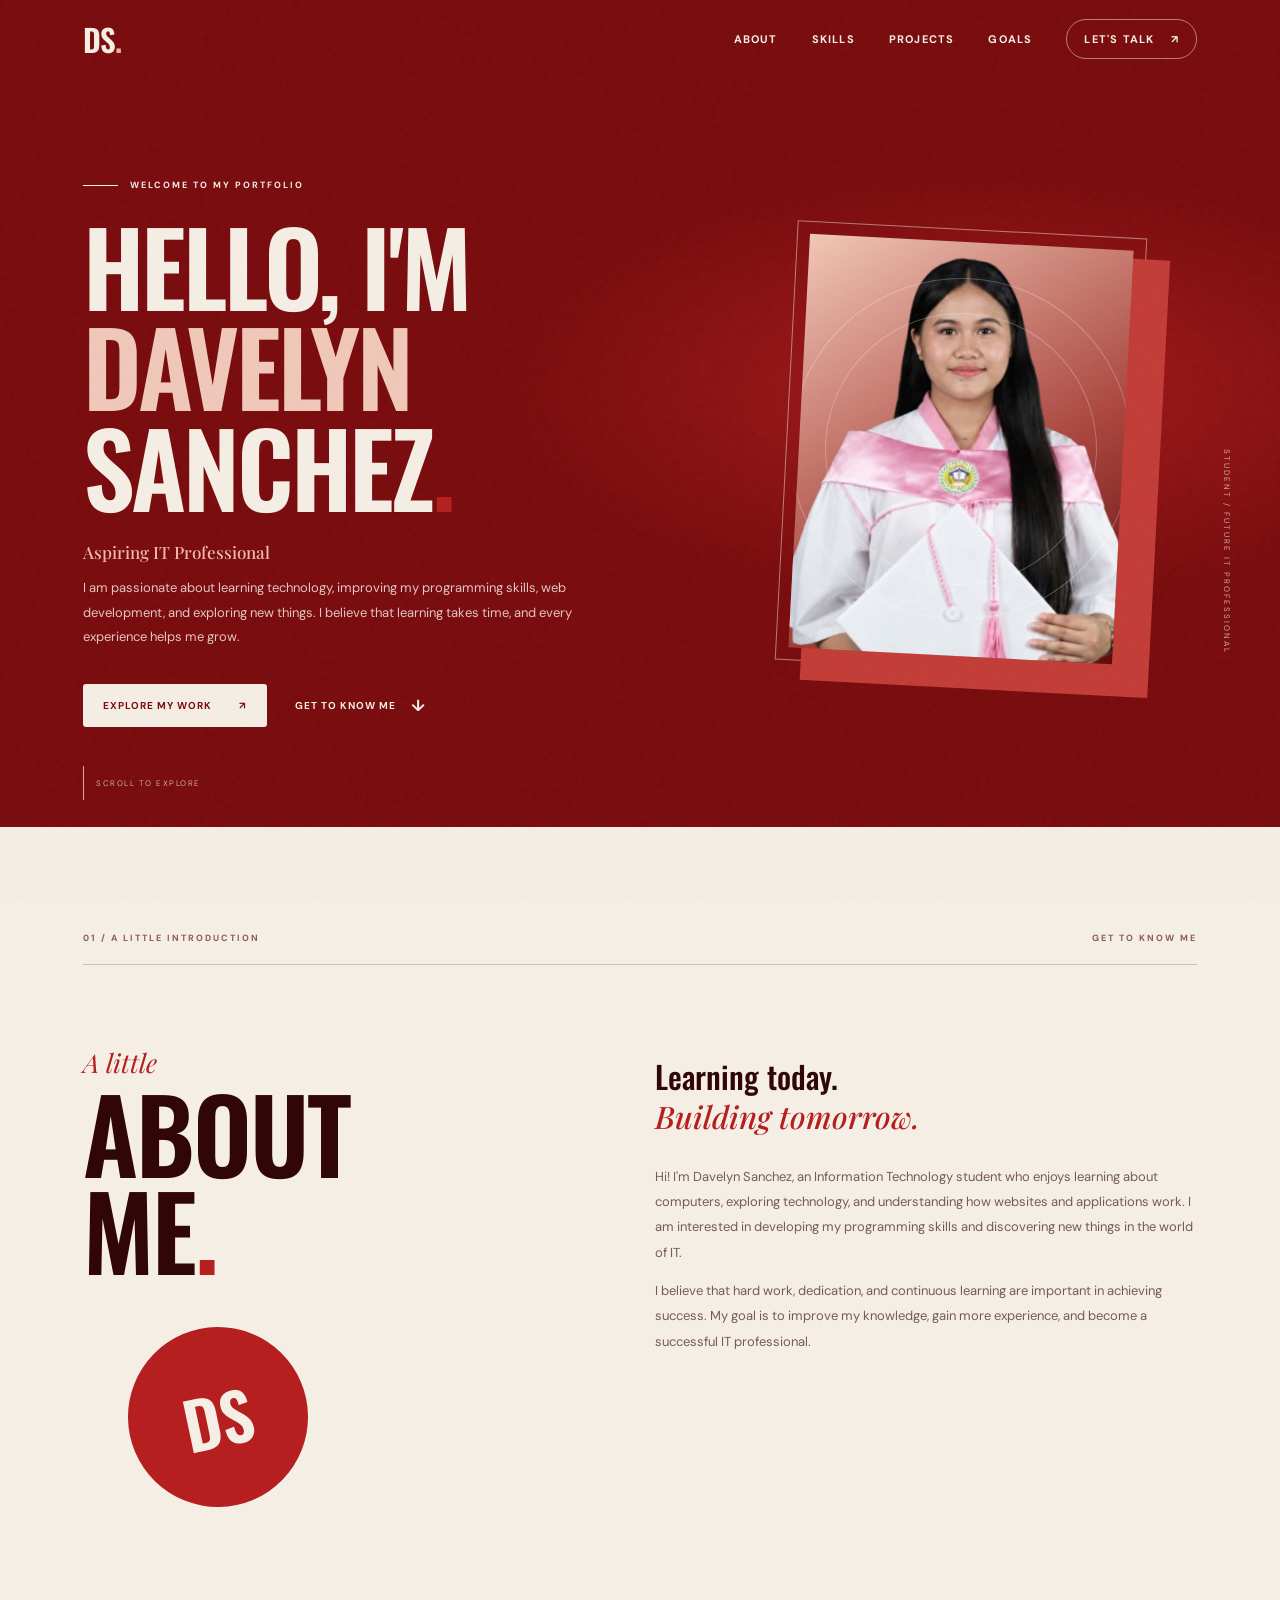
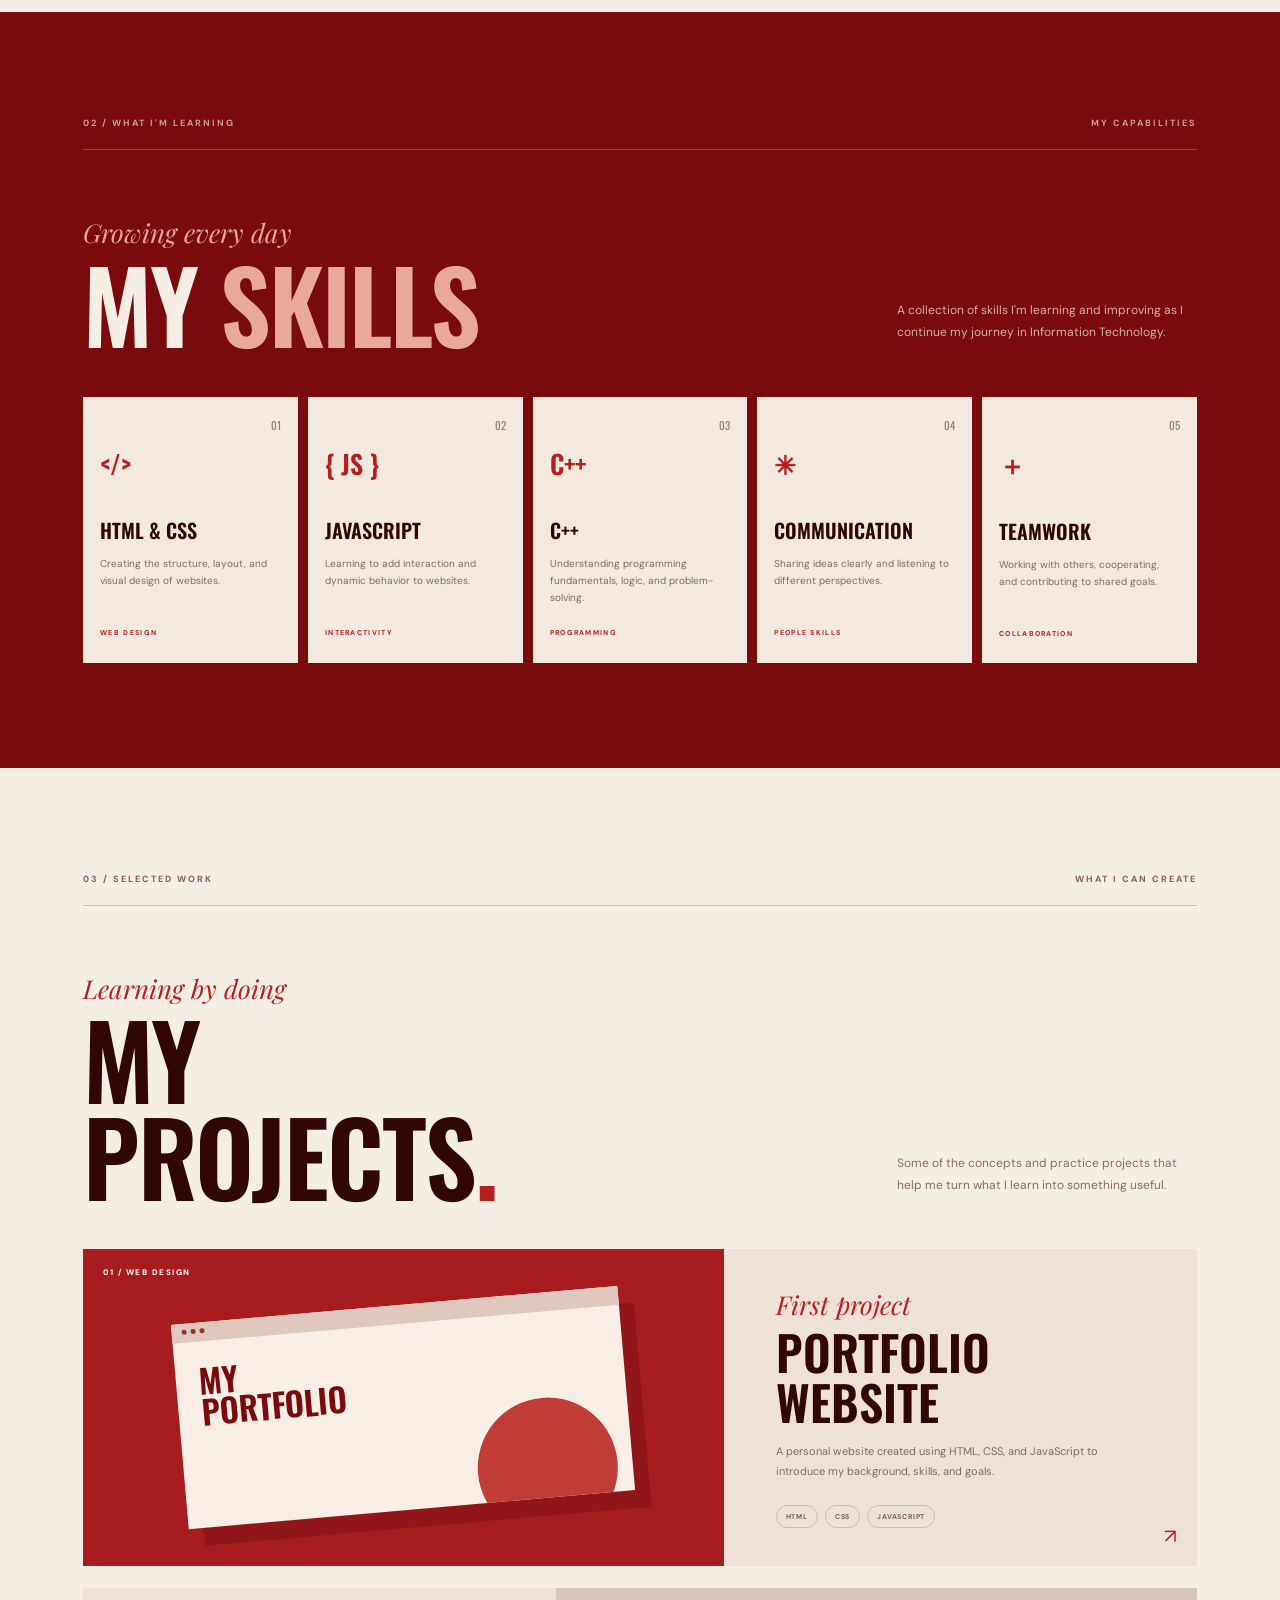
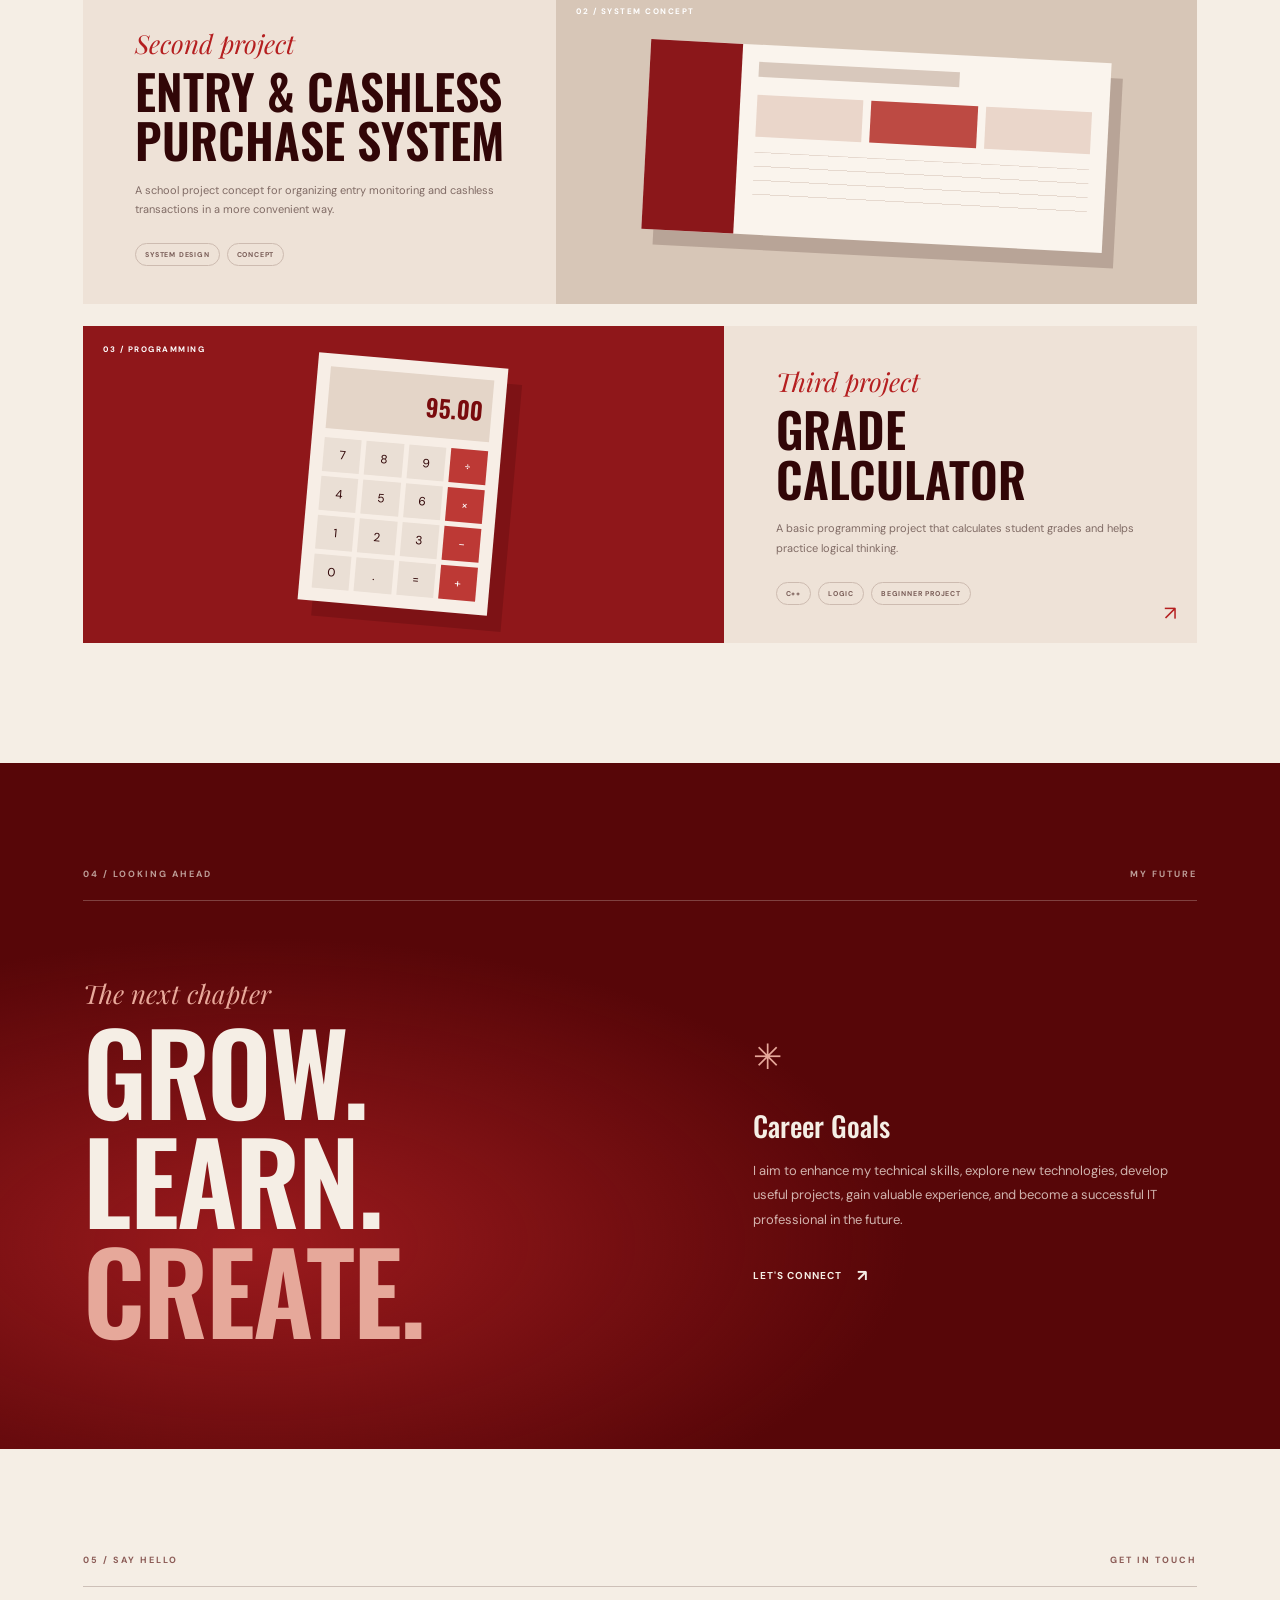
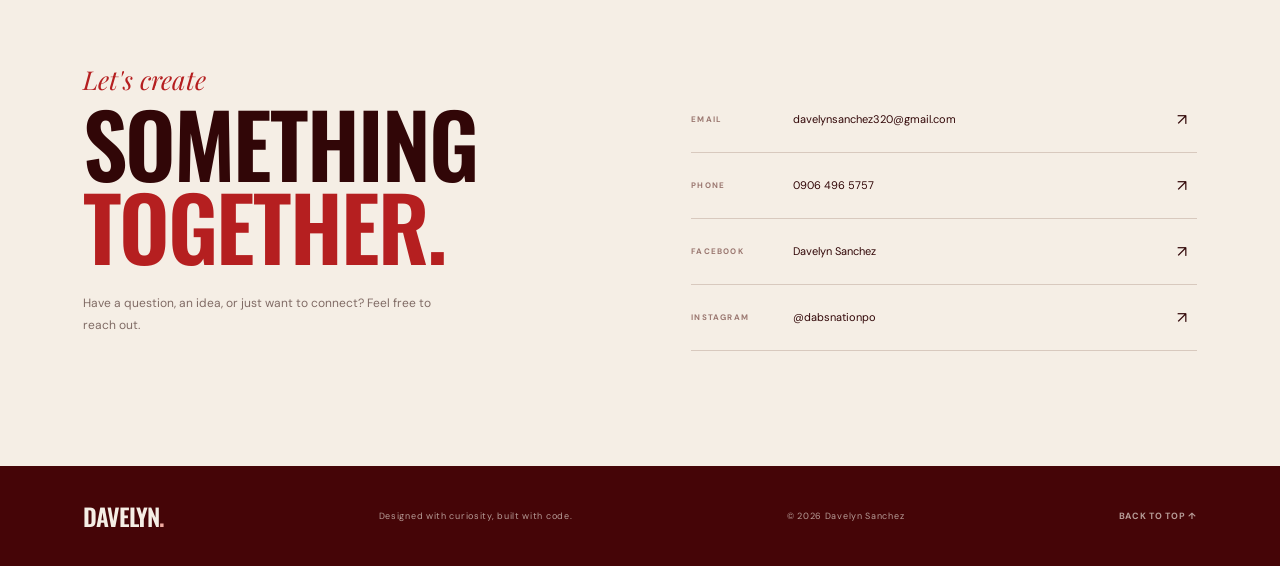
<file: index.html>
<!DOCTYPE html>
<html lang="en">
<head>
    <meta charset="UTF-8">
    <meta name="viewport" content="width=device-width, initial-scale=1.0">
    <meta name="description" content="Davelyn Sanchez — aspiring IT professional and student portfolio.">
    <title>Davelyn Sanchez | Portfolio</title>
    <link rel="preconnect" href="https://fonts.googleapis.com">
    <link rel="preconnect" href="https://fonts.gstatic.com" crossorigin>
    <link href="https://fonts.googleapis.com/css2?family=DM+Sans:wght@400;500;600;700&family=Oswald:wght@400;500;600;700&family=Playfair+Display:ital,wght@1,500;1,600&display=swap" rel="stylesheet">
    <link rel="icon" type="image/png" href="./pic.png">
    <link rel="stylesheet" href="style.css">
    <script src="script.js" defer></script>
</head>
<body>
    <div class="page-noise" aria-hidden="true"></div>

    <header class="site-header">
        <a class="brand" href="#home" aria-label="Davelyn Sanchez home">DS<span>.</span></a>
        <button class="menu-toggle" aria-label="Open navigation" aria-expanded="false">
            <span></span><span></span>
        </button>
        <nav class="nav-links" aria-label="Main navigation">
            <a href="#about">About</a>
            <a href="#skills">Skills</a>
            <a href="#projects">Projects</a>
            <a href="#goals">Goals</a>
            <a class="nav-contact" href="#contact">Let's Talk <span>↗</span></a>
        </nav>
    </header>

    <main>
        <section class="hero section-shell" id="home">
            <div class="hero-copy reveal">
                <p class="eyebrow light-eyebrow"><span class="eyebrow-line"></span> Welcome to my portfolio</p>
                <h1>Hello, I'm<br><span>Davelyn</span> Sanchez<span class="period">.</span></h1>
                <p class="hero-role">Aspiring IT Professional</p>
                <p class="hero-description">I am passionate about learning technology, improving my programming skills, web development, and exploring new things. I believe that learning takes time, and every experience helps me grow.</p>
                <div class="hero-actions">
                    <a class="button button-cream" href="#projects">Explore my work <span>↗</span></a>
                    <a class="text-link light-link" href="#about">Get to know me <span>↓</span></a>
                </div>
            </div>

            <div class="hero-art reveal">
                <div class="portrait-frame">
                    <div class="portrait-glow"></div>
                <div class="portrait-placeholder">
                    <img src="./pic.png"
                    alt="Portrait of Davelyn Sanchez"
                    class="profile-photo">
                </div>
                </div>
                <span class="hero-side-note">STUDENT / FUTURE IT PROFESSIONAL</span>

            </div>
            <a class="scroll-cue" href="#about"><span></span> Scroll to explore</a>
        </section>

        <section class="about section-shell section-light" id="about">
            <div class="section-topline reveal"><span>01 / A LITTLE INTRODUCTION</span><span>GET TO KNOW ME</span></div>
            <div class="about-grid">
                <div class="about-heading reveal">
                    <p class="script-label">A little</p>
                    <h2>ABOUT<br>ME<span>.</span></h2>
                    <div class="about-shape">DS</div>
                </div>
                <div class="about-copy reveal">
                    <p class="large-copy">Learning today.<br><em>Building tomorrow.</em></p>
                    <p>Hi! I'm Davelyn Sanchez, an Information Technology student who enjoys learning about computers, exploring technology, and understanding how websites and applications work. I am interested in developing my programming skills and discovering new things in the world of IT.</p>
                    <p>I believe that hard work, dedication, and continuous learning are important in achieving success. My goal is to improve my knowledge, gain more experience, and become a successful IT professional.</p>
                </div>
            </div>
        </section>

        <section class="skills section-shell" id="skills">
            <div class="section-topline light-topline reveal"><span>02 / WHAT I'M LEARNING</span><span>MY CAPABILITIES</span></div>
            <div class="section-heading-row reveal">
                <div><p class="script-label light-script">Growing every day</p><h2>MY <span>SKILLS</span></h2></div>
                <p class="heading-note">A collection of skills I'm learning and improving as I continue my journey in Information Technology.</p>
            </div>
            <div class="skills-grid">
                <article class="skill-card reveal"><span class="skill-index">01</span><span class="skill-symbol">&lt;/&gt;</span><h3>HTML & CSS</h3><p>Creating the structure, layout, and visual design of websites.</p><span class="skill-tag">WEB DESIGN</span></article>
                <article class="skill-card reveal"><span class="skill-index">02</span><span class="skill-symbol">{ JS }</span><h3>JavaScript</h3><p>Learning to add interaction and dynamic behavior to websites.</p><span class="skill-tag">INTERACTIVITY</span></article>
                <article class="skill-card reveal"><span class="skill-index">03</span><span class="skill-symbol">C++</span><h3>C++</h3><p>Understanding programming fundamentals, logic, and problem-solving.</p><span class="skill-tag">PROGRAMMING</span></article>
                <article class="skill-card reveal"><span class="skill-index">04</span><span class="skill-symbol">✳</span><h3>Communication</h3><p>Sharing ideas clearly and listening to different perspectives.</p><span class="skill-tag">PEOPLE SKILLS</span></article>
                <article class="skill-card reveal"><span class="skill-index">05</span><span class="skill-symbol">＋</span><h3>Teamwork</h3><p>Working with others, cooperating, and contributing to shared goals.</p><span class="skill-tag">COLLABORATION</span></article>
            </div>
        </section>

        <section class="projects section-shell section-light" id="projects">
            <div class="section-topline reveal"><span>03 / SELECTED WORK</span><span>WHAT I CAN CREATE</span></div>
            <div class="section-heading-row reveal">
                <div><p class="script-label">Learning by doing</p><h2>MY<br>PROJECTS<span>.</span></h2></div>
                <p class="heading-note">Some of the concepts and practice projects that help me turn what I learn into something useful.</p>
            </div>
            <div class="project-list">
                <article class="project-card reveal">
                    <div class="project-visual visual-one"><span class="visual-label">01 / WEB DESIGN</span><div class="browser-mock"><div class="browser-bar"><i></i><i></i><i></i></div><div class="browser-content"><span>MY<br>PORTFOLIO</span><div class="browser-circle"></div></div></div></div>
                    <div class="project-info"><p class="script-label">First project</p><h3>Portfolio<br>Website</h3><p>A personal website created using HTML, CSS, and JavaScript to introduce my background, skills, and goals.</p><div class="project-tags"><span>HTML</span><span>CSS</span><span>JAVASCRIPT</span></div></div>
                    <span class="project-arrow">↗</span>
                </article>
                <article class="project-card reverse reveal">
                    <div class="project-visual visual-two"><span class="visual-label">02 / SYSTEM CONCEPT</span><div class="system-mock"><div class="system-sidebar"></div><div class="system-main"><div class="system-top"></div><div class="system-boxes"><i></i><i></i><i></i></div><div class="system-table"></div></div></div></div>
                    <div class="project-info"><p class="script-label">Second project</p><h3>Entry & Cashless<br>Purchase System</h3><p>A school project concept for organizing entry monitoring and cashless transactions in a more convenient way.</p><div class="project-tags"><span>SYSTEM DESIGN</span><span>CONCEPT</span></div></div>
                    <span class="project-arrow">↗</span>
                </article>
                <article class="project-card reveal">
                    <div class="project-visual visual-three"><span class="visual-label">03 / PROGRAMMING</span><div class="calculator"><div class="calc-screen">95.00</div><div class="calc-grid"><i>7</i><i>8</i><i>9</i><i>÷</i><i>4</i><i>5</i><i>6</i><i>×</i><i>1</i><i>2</i><i>3</i><i>−</i><i>0</i><i>.</i><i>=</i><i>+</i></div></div></div>
                    <div class="project-info"><p class="script-label">Third project</p><h3>Grade<br>Calculator</h3><p>A basic programming project that calculates student grades and helps practice logical thinking.</p><div class="project-tags"><span>C++</span><span>LOGIC</span><span>BEGINNER PROJECT</span></div></div>
                    <span class="project-arrow">↗</span>
                </article>
            </div>
            
        </section>

        <section class="goals section-shell" id="goals">
            <div class="section-topline light-topline reveal"><span>04 / LOOKING AHEAD</span><span>MY FUTURE</span></div>
            <div class="goals-grid">
                <div class="goals-title reveal"><p class="script-label light-script">The next chapter</p><h2>GROW.<br>LEARN.<br><span>CREATE.</span></h2></div>
                <div class="goals-copy reveal"><span class="goal-star">✳</span><h3>Career Goals</h3><p>I aim to enhance my technical skills, explore new technologies, develop useful projects, gain valuable experience, and become a successful IT professional in the future.</p><a href="#contact" class="text-link light-link">Let's connect <span>↗</span></a></div>
            </div>
        </section>

        <section class="contact section-shell section-light" id="contact">
            <div class="section-topline reveal"><span>05 / SAY HELLO</span><span>GET IN TOUCH</span></div>
            <div class="contact-grid">
                <div class="contact-heading reveal"><p class="script-label">Let's create</p><h2>SOMETHING<br><span>TOGETHER.</span></h2><p>Have a question, an idea, or just want to connect? Feel free to reach out.</p></div>
                <div class="contact-details reveal">
                    <a href="mailto:davelynsanchez320@gmail.com" class="contact-row"><span class="contact-label">EMAIL</span><span>davelynsanchez320@gmail.com</span><b>↗</b></a>
                    <a href="tel:09064956757" class="contact-row"><span class="contact-label">PHONE</span><span>0906 496 5757</span><b>↗</b></a>
                    <a href="https://www.facebook.com/" target="_blank" rel="noopener noreferrer" class="contact-row"><span class="contact-label">FACEBOOK</span><span>Davelyn Sanchez</span><b>↗</b></a>
                    <a href="https://www.instagram.com/dabsnationpo/" target="_blank" rel="noopener noreferrer" class="contact-row"><span class="contact-label">INSTAGRAM</span><span>@dabsnationpo</span><b>↗</b></a>
                    
                </div>
            </div>
        </section>
    </main>

    <footer class="site-footer">
        <a class="footer-brand" href="#home">DAVELYN<span>.</span></a>
        <p>Designed with curiosity, built with code.</p>
        <span>© <span id="year"></span> Davelyn Sanchez</span>
        <a href="#home" class="back-top">BACK TO TOP ↑</a>
    </footer>
</body>
</html>
</file>
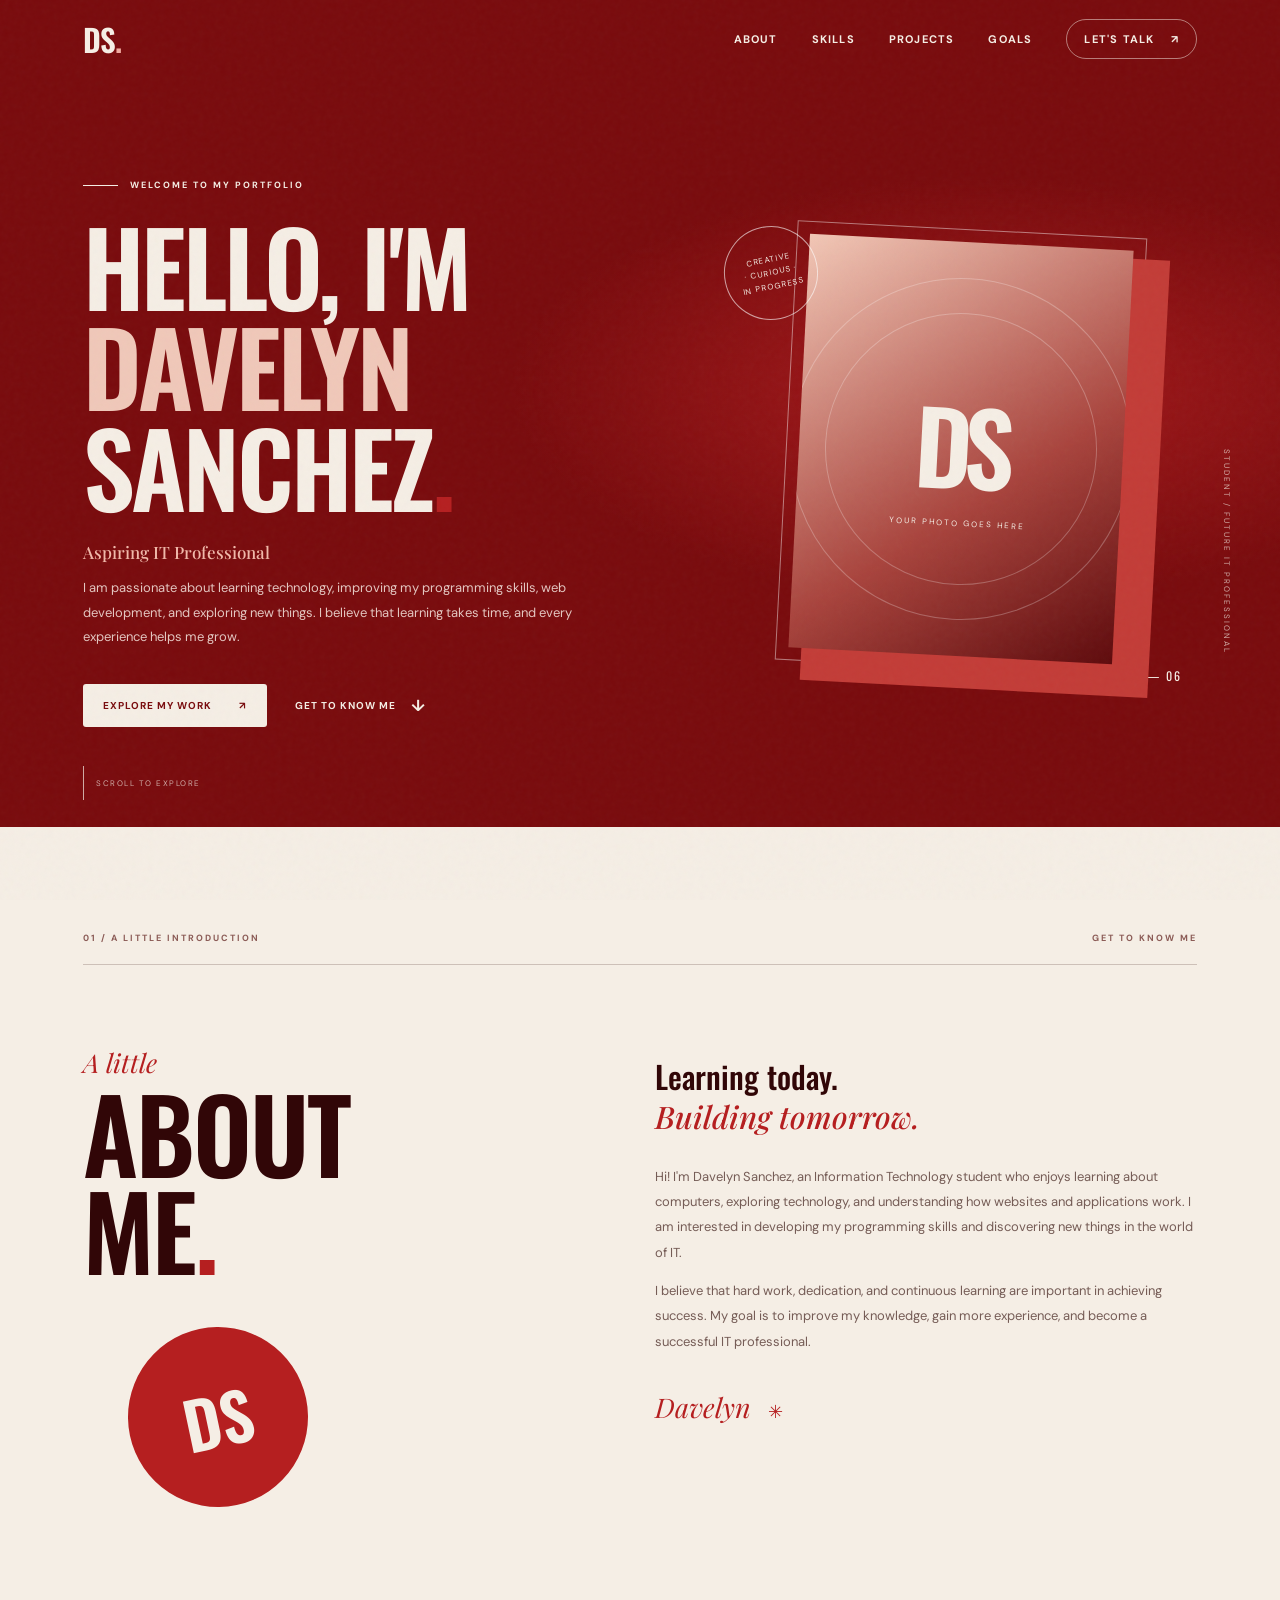
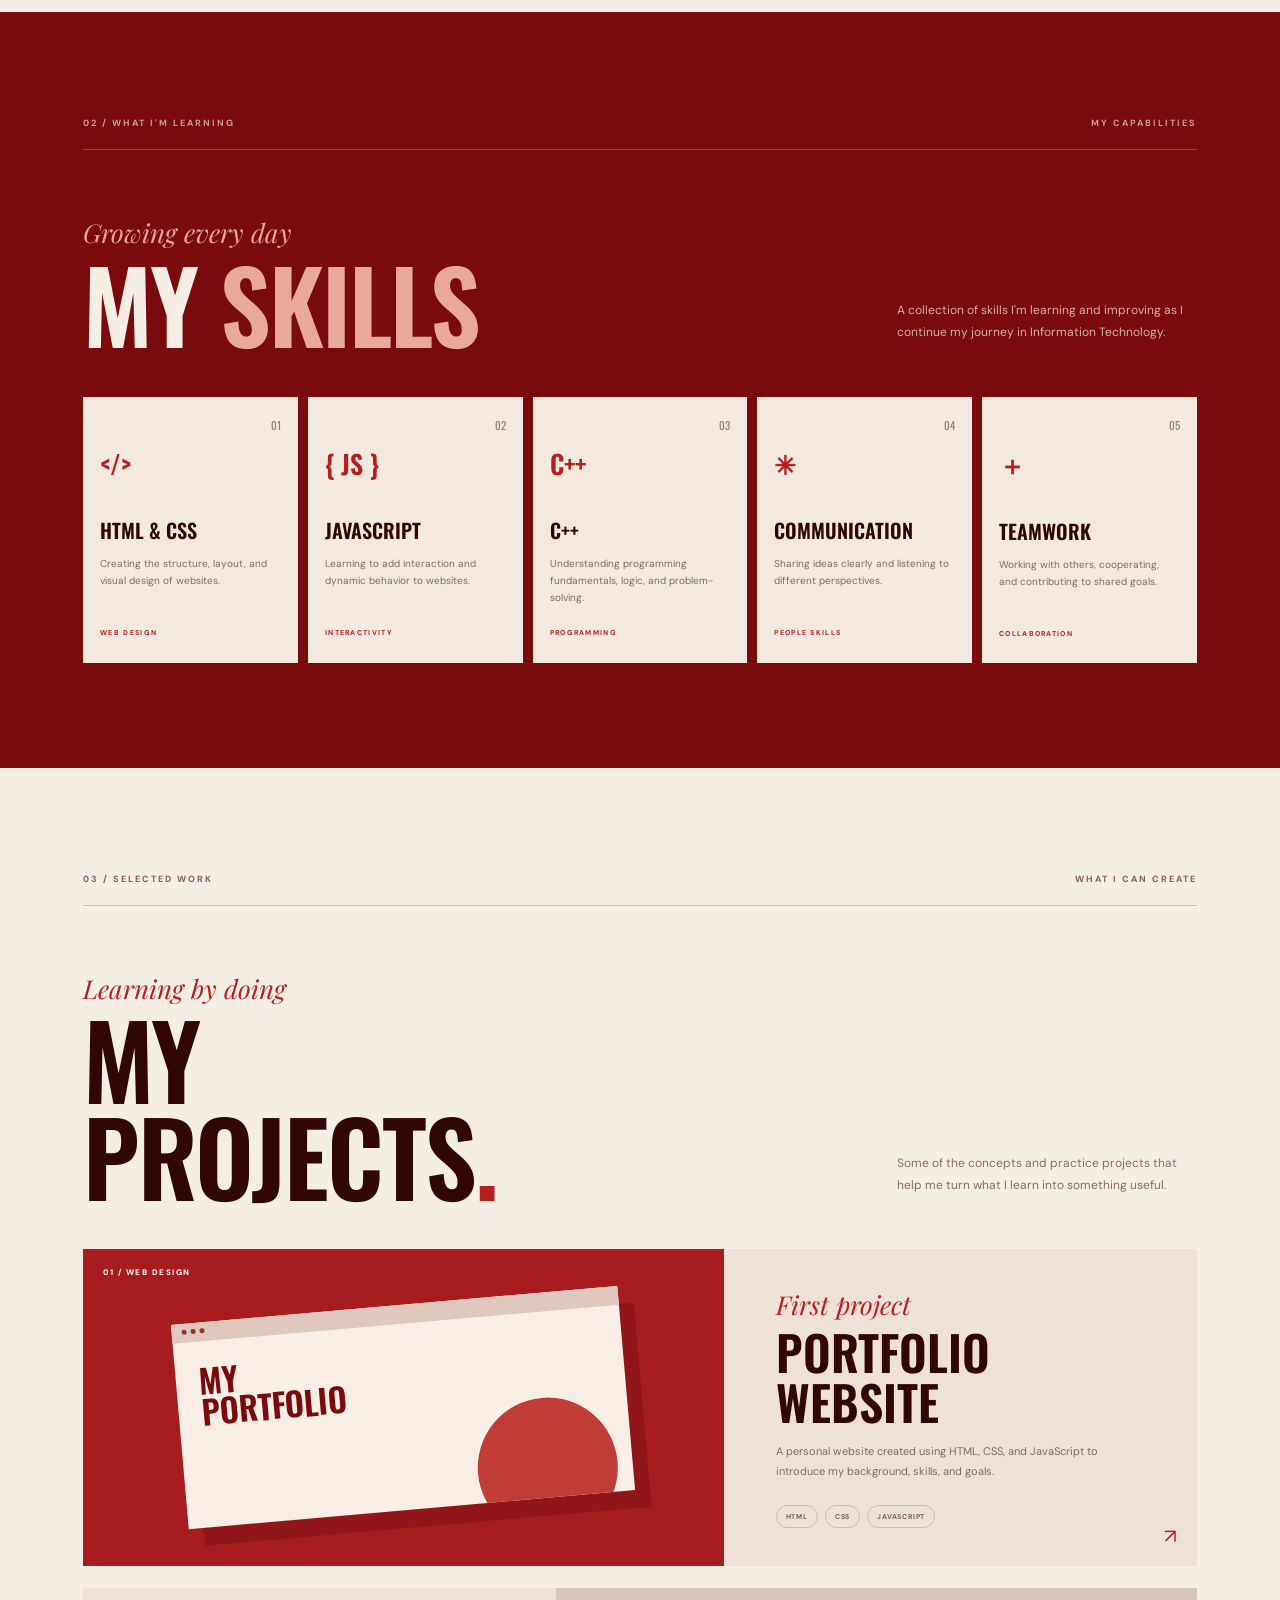
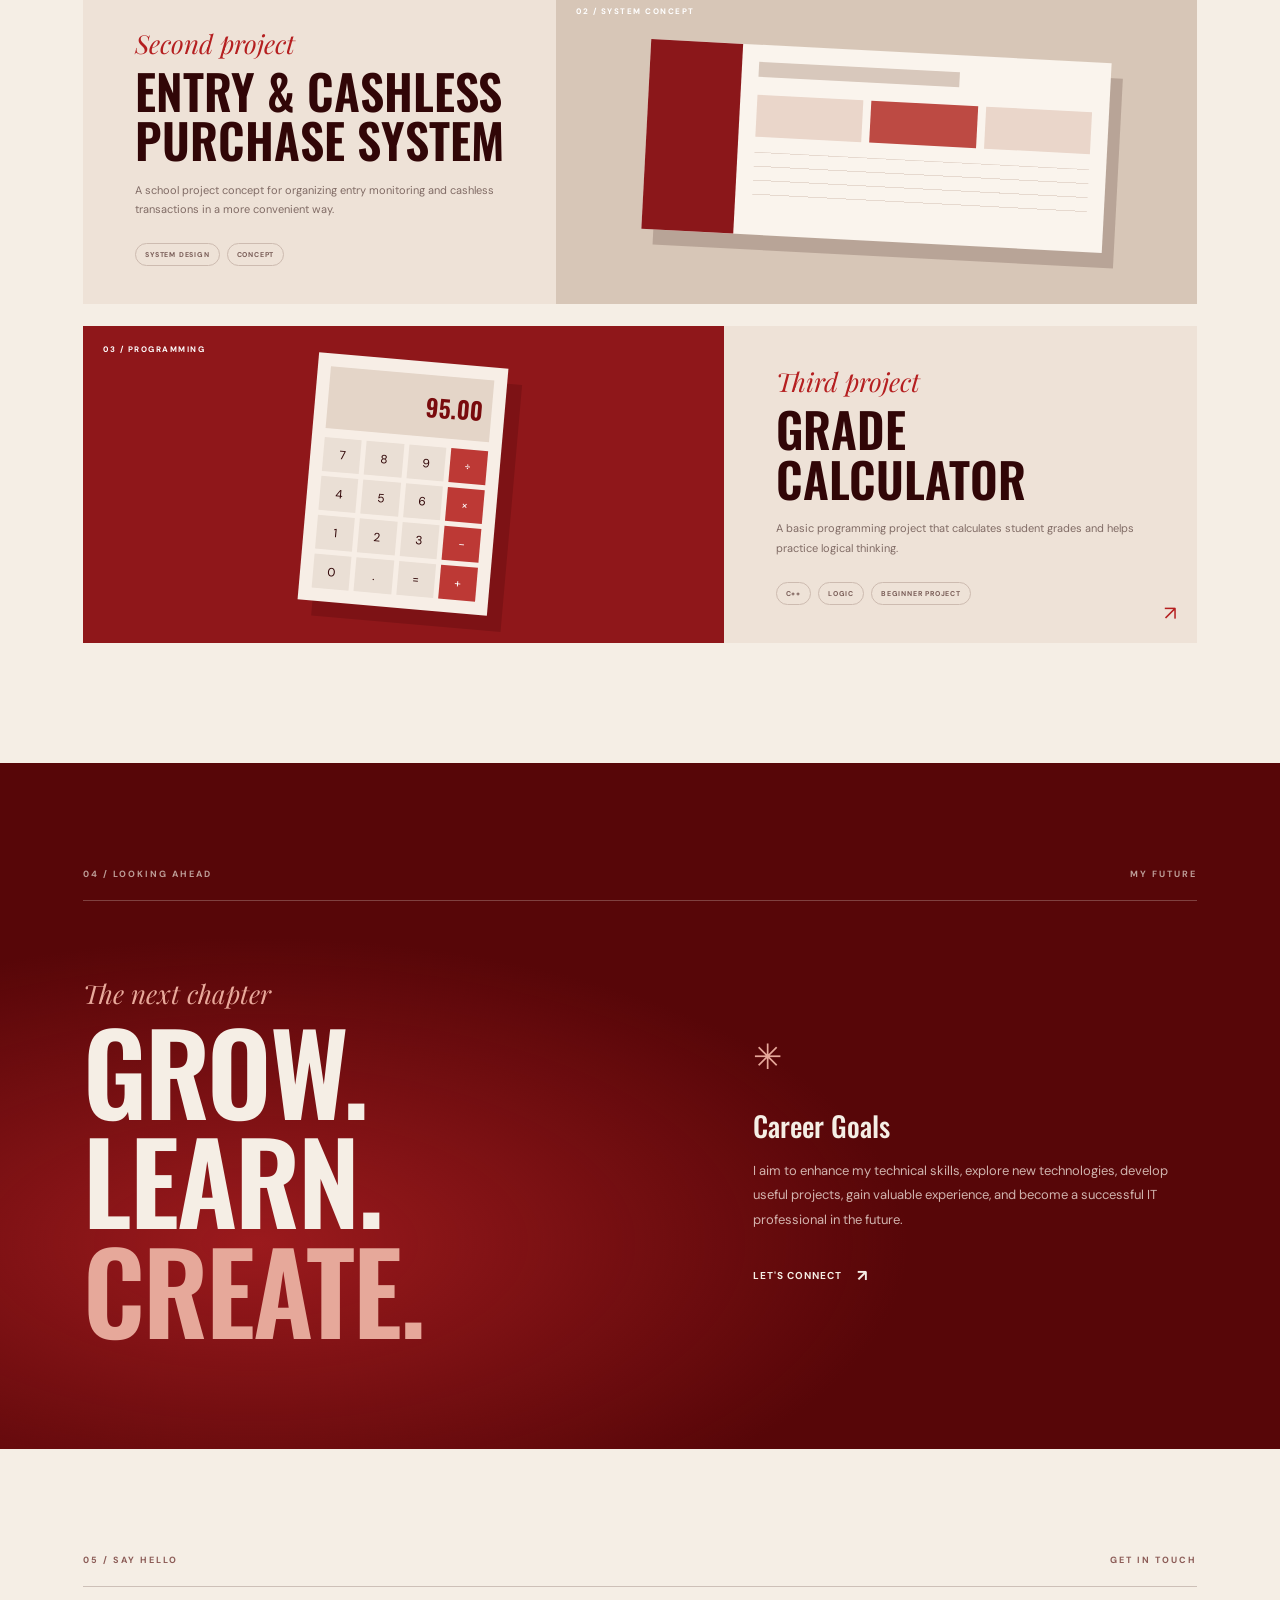
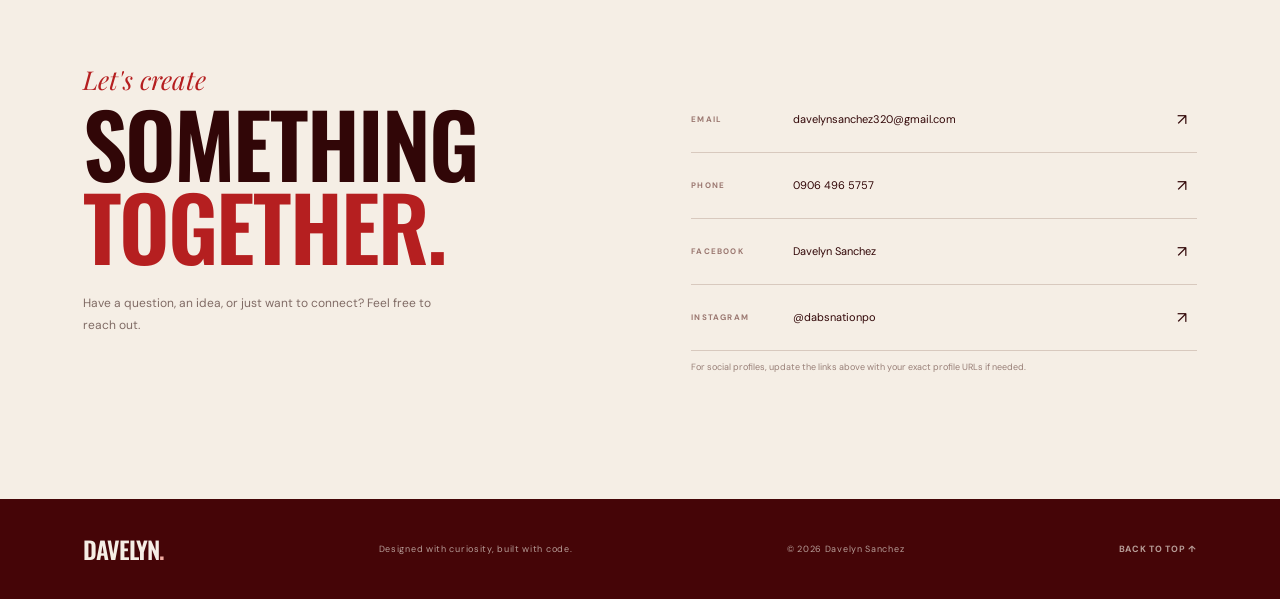
<file: index (2).html>
<!DOCTYPE html>
<html lang="en">
<head>
    <meta charset="UTF-8">
    <meta name="viewport" content="width=device-width, initial-scale=1.0">
    <meta name="description" content="Davelyn Sanchez — aspiring IT professional and student portfolio.">
    <title>Davelyn Sanchez | Portfolio</title>
    <link rel="preconnect" href="https://fonts.googleapis.com">
    <link rel="preconnect" href="https://fonts.gstatic.com" crossorigin>
    <link href="https://fonts.googleapis.com/css2?family=DM+Sans:wght@400;500;600;700&family=Oswald:wght@400;500;600;700&family=Playfair+Display:ital,wght@1,500;1,600&display=swap" rel="stylesheet">
    <link rel="stylesheet" href="style.css">
    <script src="script.js" defer></script>
</head>
<body>
    <div class="page-noise" aria-hidden="true"></div>

    <header class="site-header">
        <a class="brand" href="#home" aria-label="Davelyn Sanchez home">DS<span>.</span></a>
        <button class="menu-toggle" aria-label="Open navigation" aria-expanded="false">
            <span></span><span></span>
        </button>
        <nav class="nav-links" aria-label="Main navigation">
            <a href="#about">About</a>
            <a href="#skills">Skills</a>
            <a href="#projects">Projects</a>
            <a href="#goals">Goals</a>
            <a class="nav-contact" href="#contact">Let's Talk <span>↗</span></a>
        </nav>
    </header>

    <main>
        <section class="hero section-shell" id="home">
            <div class="hero-copy reveal">
                <p class="eyebrow light-eyebrow"><span class="eyebrow-line"></span> Welcome to my portfolio</p>
                <h1>Hello, I'm<br><span>Davelyn</span> Sanchez<span class="period">.</span></h1>
                <p class="hero-role">Aspiring IT Professional</p>
                <p class="hero-description">I am passionate about learning technology, improving my programming skills, web development, and exploring new things. I believe that learning takes time, and every experience helps me grow.</p>
                <div class="hero-actions">
                    <a class="button button-cream" href="#projects">Explore my work <span>↗</span></a>
                    <a class="text-link light-link" href="#about">Get to know me <span>↓</span></a>
                </div>
            </div>

            <div class="hero-art reveal">
                <div class="hero-stamp">CREATIVE<br>· CURIOUS ·<br>IN PROGRESS</div>
                <div class="portrait-frame">
                    <div class="portrait-glow"></div>
                    <div class="portrait-placeholder">
                        <span class="portrait-initials">DS</span>
                        <span class="portrait-caption">YOUR PHOTO GOES HERE</span>
                    </div>
                </div>
                <span class="hero-side-note">STUDENT / FUTURE IT PROFESSIONAL</span>
                <span class="hero-number">01 — 06</span>
            </div>
            <a class="scroll-cue" href="#about"><span></span> Scroll to explore</a>
        </section>

        <section class="about section-shell section-light" id="about">
            <div class="section-topline reveal"><span>01 / A LITTLE INTRODUCTION</span><span>GET TO KNOW ME</span></div>
            <div class="about-grid">
                <div class="about-heading reveal">
                    <p class="script-label">A little</p>
                    <h2>ABOUT<br>ME<span>.</span></h2>
                    <div class="about-shape">DS</div>
                </div>
                <div class="about-copy reveal">
                    <p class="large-copy">Learning today.<br><em>Building tomorrow.</em></p>
                    <p>Hi! I'm Davelyn Sanchez, an Information Technology student who enjoys learning about computers, exploring technology, and understanding how websites and applications work. I am interested in developing my programming skills and discovering new things in the world of IT.</p>
                    <p>I believe that hard work, dedication, and continuous learning are important in achieving success. My goal is to improve my knowledge, gain more experience, and become a successful IT professional.</p>
                    <div class="about-signature">Davelyn <span>✳</span></div>
                </div>
            </div>
        </section>

        <section class="skills section-shell" id="skills">
            <div class="section-topline light-topline reveal"><span>02 / WHAT I'M LEARNING</span><span>MY CAPABILITIES</span></div>
            <div class="section-heading-row reveal">
                <div><p class="script-label light-script">Growing every day</p><h2>MY <span>SKILLS</span></h2></div>
                <p class="heading-note">A collection of skills I'm learning and improving as I continue my journey in Information Technology.</p>
            </div>
            <div class="skills-grid">
                <article class="skill-card reveal"><span class="skill-index">01</span><span class="skill-symbol">&lt;/&gt;</span><h3>HTML & CSS</h3><p>Creating the structure, layout, and visual design of websites.</p><span class="skill-tag">WEB DESIGN</span></article>
                <article class="skill-card reveal"><span class="skill-index">02</span><span class="skill-symbol">{ JS }</span><h3>JavaScript</h3><p>Learning to add interaction and dynamic behavior to websites.</p><span class="skill-tag">INTERACTIVITY</span></article>
                <article class="skill-card reveal"><span class="skill-index">03</span><span class="skill-symbol">C++</span><h3>C++</h3><p>Understanding programming fundamentals, logic, and problem-solving.</p><span class="skill-tag">PROGRAMMING</span></article>
                <article class="skill-card reveal"><span class="skill-index">04</span><span class="skill-symbol">✳</span><h3>Communication</h3><p>Sharing ideas clearly and listening to different perspectives.</p><span class="skill-tag">PEOPLE SKILLS</span></article>
                <article class="skill-card reveal"><span class="skill-index">05</span><span class="skill-symbol">＋</span><h3>Teamwork</h3><p>Working with others, cooperating, and contributing to shared goals.</p><span class="skill-tag">COLLABORATION</span></article>
            </div>
        </section>

        <section class="projects section-shell section-light" id="projects">
            <div class="section-topline reveal"><span>03 / SELECTED WORK</span><span>WHAT I CAN CREATE</span></div>
            <div class="section-heading-row reveal">
                <div><p class="script-label">Learning by doing</p><h2>MY<br>PROJECTS<span>.</span></h2></div>
                <p class="heading-note">Some of the concepts and practice projects that help me turn what I learn into something useful.</p>
            </div>
            <div class="project-list">
                <article class="project-card reveal">
                    <div class="project-visual visual-one"><span class="visual-label">01 / WEB DESIGN</span><div class="browser-mock"><div class="browser-bar"><i></i><i></i><i></i></div><div class="browser-content"><span>MY<br>PORTFOLIO</span><div class="browser-circle"></div></div></div></div>
                    <div class="project-info"><p class="script-label">First project</p><h3>Portfolio<br>Website</h3><p>A personal website created using HTML, CSS, and JavaScript to introduce my background, skills, and goals.</p><div class="project-tags"><span>HTML</span><span>CSS</span><span>JAVASCRIPT</span></div></div>
                    <span class="project-arrow">↗</span>
                </article>
                <article class="project-card reverse reveal">
                    <div class="project-visual visual-two"><span class="visual-label">02 / SYSTEM CONCEPT</span><div class="system-mock"><div class="system-sidebar"></div><div class="system-main"><div class="system-top"></div><div class="system-boxes"><i></i><i></i><i></i></div><div class="system-table"></div></div></div></div>
                    <div class="project-info"><p class="script-label">Second project</p><h3>Entry & Cashless<br>Purchase System</h3><p>A school project concept for organizing entry monitoring and cashless transactions in a more convenient way.</p><div class="project-tags"><span>SYSTEM DESIGN</span><span>CONCEPT</span></div></div>
                    <span class="project-arrow">↗</span>
                </article>
                <article class="project-card reveal">
                    <div class="project-visual visual-three"><span class="visual-label">03 / PROGRAMMING</span><div class="calculator"><div class="calc-screen">95.00</div><div class="calc-grid"><i>7</i><i>8</i><i>9</i><i>÷</i><i>4</i><i>5</i><i>6</i><i>×</i><i>1</i><i>2</i><i>3</i><i>−</i><i>0</i><i>.</i><i>=</i><i>+</i></div></div></div>
                    <div class="project-info"><p class="script-label">Third project</p><h3>Grade<br>Calculator</h3><p>A basic programming project that calculates student grades and helps practice logical thinking.</p><div class="project-tags"><span>C++</span><span>LOGIC</span><span>BEGINNER PROJECT</span></div></div>
                    <span class="project-arrow">↗</span>
                </article>
            </div>
            
        </section>

        <section class="goals section-shell" id="goals">
            <div class="section-topline light-topline reveal"><span>04 / LOOKING AHEAD</span><span>MY FUTURE</span></div>
            <div class="goals-grid">
                <div class="goals-title reveal"><p class="script-label light-script">The next chapter</p><h2>GROW.<br>LEARN.<br><span>CREATE.</span></h2></div>
                <div class="goals-copy reveal"><span class="goal-star">✳</span><h3>Career Goals</h3><p>I aim to enhance my technical skills, explore new technologies, develop useful projects, gain valuable experience, and become a successful IT professional in the future.</p><a href="#contact" class="text-link light-link">Let's connect <span>↗</span></a></div>
            </div>
        </section>

        <section class="contact section-shell section-light" id="contact">
            <div class="section-topline reveal"><span>05 / SAY HELLO</span><span>GET IN TOUCH</span></div>
            <div class="contact-grid">
                <div class="contact-heading reveal"><p class="script-label">Let's create</p><h2>SOMETHING<br><span>TOGETHER.</span></h2><p>Have a question, an idea, or just want to connect? Feel free to reach out.</p></div>
                <div class="contact-details reveal">
                    <a href="mailto:davelynsanchez320@gmail.com" class="contact-row"><span class="contact-label">EMAIL</span><span>davelynsanchez320@gmail.com</span><b>↗</b></a>
                    <a href="tel:09064956757" class="contact-row"><span class="contact-label">PHONE</span><span>0906 496 5757</span><b>↗</b></a>
                    <a href="https://www.facebook.com/" target="_blank" rel="noopener noreferrer" class="contact-row"><span class="contact-label">FACEBOOK</span><span>Davelyn Sanchez</span><b>↗</b></a>
                    <a href="https://www.instagram.com/dabsnationpo/" target="_blank" rel="noopener noreferrer" class="contact-row"><span class="contact-label">INSTAGRAM</span><span>@dabsnationpo</span><b>↗</b></a>
                    <p class="contact-note">For social profiles, update the links above with your exact profile URLs if needed.</p>
                </div>
            </div>
        </section>
    </main>

    <footer class="site-footer">
        <a class="footer-brand" href="#home">DAVELYN<span>.</span></a>
        <p>Designed with curiosity, built with code.</p>
        <span>© <span id="year"></span> Davelyn Sanchez</span>
        <a href="#home" class="back-top">BACK TO TOP ↑</a>
    </footer>
</body>
</html>
</file>
<file: style.css>
:root {
    --red: #790b0d;
    --red-dark: #570608;
    --red-bright: #b51f20;
    --cream: #f5eee5;
    --cream-deep: #e9ded2;
    --ink: #310607;
    --muted: #8d6d67;
    --display: "Oswald", sans-serif;
    --body: "DM Sans", sans-serif;
    --script: "Playfair Display", serif;
}
* { box-sizing: border-box; }
html { scroll-behavior: smooth; scroll-padding-top: 85px; }
body { margin: 0; background: var(--red-dark); color: var(--cream); font-family: var(--body); }
a { color: inherit; text-decoration: none; }
button { font: inherit; }
::selection { background: var(--cream); color: var(--red); }
.page-noise { position: fixed; inset: 0; z-index: 10; pointer-events: none; opacity: .12; background-image: url("data:image/svg+xml,%3Csvg viewBox='0 0 180 180' xmlns='http://www.w3.org/2000/svg'%3E%3Cfilter id='n'%3E%3CfeTurbulence type='fractalNoise' baseFrequency='.9' numOctaves='3' stitchTiles='stitch'/%3E%3C/filter%3E%3Crect width='100%25' height='100%25' filter='url(%23n)' opacity='.28'/%3E%3C/svg%3E"); }
.section-shell { padding: 105px max(6.5vw, 24px); position: relative; }
.section-light { background: var(--cream); color: var(--ink); }
.site-header { height: 78px; padding: 0 6.5vw; display: flex; justify-content: space-between; align-items: center; position: absolute; inset: 0 0 auto; z-index: 20; }
.brand, .footer-brand { font: 600 31px var(--display); letter-spacing: -1px; }
.brand span, .footer-brand span { color: #efaaa0; }
.nav-links { display: flex; align-items: center; gap: 34px; font-size: 11px; font-weight: 700; text-transform: uppercase; letter-spacing: 1.2px; }
.nav-links a { transition: color .25s ease; }
.nav-links a:hover { color: #efaaa0; }
.nav-contact { border: 1px solid rgba(245,238,229,.5); padding: 12px 17px; border-radius: 30px; }
.nav-contact span { margin-left: 12px; }
.menu-toggle { display: none; }
.hero { min-height: 760px; padding-top: 170px; padding-bottom: 100px; display: grid; grid-template-columns: 1.1fr .9fr; align-items: center; gap: 5vw; overflow: hidden; background: radial-gradient(ellipse at 77% 47%, #a51a1c 0, transparent 34%), var(--red); }
.eyebrow, .section-topline { font-size: 9px; font-weight: 700; letter-spacing: 2px; text-transform: uppercase; }
.eyebrow { display: flex; align-items: center; gap: 12px; }
.eyebrow-line { width: 35px; height: 1px; background: currentColor; }
.hero h1 { margin: 24px 0 12px; font: 600 clamp(64px, 8vw, 118px)/.98 var(--display); letter-spacing: -3px; text-transform: uppercase; }
.hero h1 > span:first-of-type { color: #f0c8b9; }
.period, .about h2 span, .projects h2 span { color: var(--red-bright); }
.hero-role { margin: 25px 0 13px; color: #f1b9aa; font: 500 17px var(--script); }
.hero-description { max-width: 490px; color: rgba(255,245,237,.8); font-size: 13px; line-height: 1.9; }
.hero-actions { display: flex; align-items: center; gap: 28px; margin-top: 34px; }
.button { display: inline-flex; align-items: center; gap: 27px; padding: 15px 20px; border-radius: 3px; font-size: 10px; font-weight: 700; text-transform: uppercase; letter-spacing: 1px; transition: transform .25s, background .25s; }
.button:hover { transform: translateY(-4px); }
.button-cream { color: var(--red); background: var(--cream); }
.text-link { display: inline-flex; align-items: center; gap: 15px; font-size: 10px; font-weight: 700; text-transform: uppercase; letter-spacing: 1px; }
.text-link span { font-size: 16px; transition: transform .25s; }
.text-link:hover span { transform: translate(4px, -3px); }
.light-link { color: var(--cream); }
.hero-art { min-height: 470px; position: relative; display: grid; place-items: center; }
.portrait-frame { width: min(350px, 80%); height: 440px; position: relative; z-index: 1; border: 1px solid rgba(255,255,255,.45); padding: 12px; transform: rotate(3deg); }
.portrait-glow { position: absolute; inset: 20px -25px -20px 25px; background: #c33c37; }
.portrait-placeholder { height: 100%; position: relative; display: flex; flex-direction: column; align-items: center; justify-content: center; overflow: hidden; background: linear-gradient(145deg, #f2c7b6, #a9443d 60%, #5e0a0c); color: var(--cream); }
.portrait-placeholder::before, .portrait-placeholder::after { content: ""; position: absolute; border: 1px solid rgba(255,255,255,.25); border-radius: 50%; width: 270px; height: 270px; }
.portrait-placeholder::after { width: 340px; height: 340px; }
.portrait-initials { z-index: 1; font: 600 100px var(--display); letter-spacing: -8px; }
.portrait-caption { z-index: 1; font-size: 8px; letter-spacing: 2px; }
.hero-stamp { position: absolute; z-index: 2; top: 12px; left: 0; padding: 14px; border: 1px solid rgba(255,255,255,.6); border-radius: 50%; width: 94px; height: 94px; display: grid; place-items: center; text-align: center; font-size: 8px; line-height: 1.7; letter-spacing: 1px; transform: rotate(-12deg); }
.hero-side-note { position: absolute; right: -35px; top: 50%; writing-mode: vertical-rl; font-size: 8px; letter-spacing: 2px; opacity: .7; }
.hero-number { position: absolute; bottom: 0; right: 15px; font: 12px var(--display); letter-spacing: 2px; }
.scroll-cue { position: absolute; bottom: 27px; left: 6.5vw; display: flex; align-items: center; gap: 12px; font-size: 8px; letter-spacing: 1.5px; text-transform: uppercase; opacity: .7; }
.scroll-cue span { height: 34px; width: 1px; background: var(--cream); animation: scrollLine 1.5s ease-in-out infinite; transform-origin: top; }
.section-topline { display: flex; justify-content: space-between; padding-bottom: 20px; border-bottom: 1px solid rgba(49,6,7,.2); color: #8b5b56; }
.light-topline { color: rgba(245,238,229,.65); border-color: rgba(245,238,229,.25); }
.about-grid { display: grid; grid-template-columns: .9fr 1.1fr; gap: 10vw; padding-top: 80px; }
.script-label { margin: 0 0 4px; color: var(--red-bright); font: italic 26px var(--script); }
.about h2, .section-heading-row h2, .contact h2 { margin: 0; font: 600 clamp(60px, 8vw, 105px)/.95 var(--display); letter-spacing: -2px; }
.about-heading { position: relative; }
.about-shape { width: 180px; height: 180px; margin: 48px 0 0 45px; display: grid; place-items: center; border-radius: 50%; background: var(--red-bright); color: var(--cream); font: 600 65px var(--display); transform: rotate(-12deg); }
.about-copy { max-width: 560px; padding-top: 12px; }
.large-copy { margin: 0 0 28px; font: 500 31px/1.25 var(--display); }
.large-copy em { color: var(--red-bright); font-family: var(--script); }
.about-copy > p:not(.large-copy) { color: #755c56; font-size: 13px; line-height: 1.95; }
.about-signature { margin-top: 35px; font: italic 27px var(--script); color: var(--red-bright); }
.about-signature span { margin-left: 10px; font: 18px var(--body); }
.skills { background: var(--red); }
.section-heading-row { display: flex; justify-content: space-between; align-items: end; gap: 40px; padding: 65px 0 45px; }
.light-script { color: #e8a99b; }
.skills h2, .goals h2 { margin: 0; font: 600 clamp(58px, 8vw, 100px)/.98 var(--display); letter-spacing: -2px; }
.skills h2 span { color: #e8a99b; }
.heading-note { max-width: 300px; margin: 0 0 8px; color: #876b64; font-size: 12px; line-height: 1.8; }
.skills .heading-note { color: rgba(255,245,237,.7); }
.skills-grid { display: grid; grid-template-columns: repeat(5, 1fr); gap: 10px; }
.skill-card { min-height: 250px; padding: 22px 17px; position: relative; background: #f3e9df; color: var(--ink); transition: transform .3s, background .3s; }
.skill-card:hover { transform: translateY(-8px); background: #fff8ef; }
.skill-index { position: absolute; top: 20px; right: 17px; font: 11px var(--display); color: #9b7770; }
.skill-symbol { display: block; margin: 25px 0 32px; color: var(--red-bright); font: 600 26px var(--display); }
.skill-card h3 { margin: 0 0 10px; font: 600 20px var(--display); text-transform: uppercase; }
.skill-card p { min-height: 55px; margin: 0; color: #806b65; font-size: 10px; line-height: 1.7; }
.skill-tag { display: inline-block; margin-top: 18px; color: var(--red-bright); font-size: 7px; font-weight: 700; letter-spacing: 1.3px; }
.projects { padding-bottom: 120px; }
.projects .section-heading-row { align-items: end; }
.project-list { display: grid; gap: 22px; }
.project-card { min-height: 300px; display: grid; grid-template-columns: 1.15fr .85fr; position: relative; background: #eee2d7; }
.project-card.reverse { grid-template-columns: .85fr 1.15fr; }
.project-card.reverse .project-visual { order: 2; }
.project-visual { min-height: 300px; position: relative; overflow: hidden; display: grid; place-items: center; background: #a61c1f; }
.visual-two { background: #d7c6b7; }
.visual-three { background: #8f171a; }
.visual-label { position: absolute; top: 18px; left: 20px; z-index: 2; color: white; font-size: 8px; font-weight: 700; letter-spacing: 1.5px; }
.browser-mock { width: 70%; height: 205px; background: #f8eee5; box-shadow: 15px 18px 0 rgba(56,0,0,.2); transform: rotate(-5deg); }
.browser-bar { height: 19px; padding: 6px 10px; display: flex; gap: 4px; background: #dfc9bc; }
.browser-bar i { width: 5px; height: 5px; border-radius: 50%; background: #a12a2b; }
.browser-content { height: calc(100% - 19px); padding: 23px; position: relative; overflow: hidden; color: var(--red); font: 600 33px/.95 var(--display); }
.browser-circle { position: absolute; width: 140px; height: 140px; border-radius: 50%; right: 15px; bottom: -40px; background: #c13b37; }
.system-mock { display: flex; width: 72%; height: 190px; background: #faf4ed; box-shadow: 12px 15px 0 rgba(45,15,10,.18); transform: rotate(3deg); }
.system-sidebar { width: 20%; background: #8b171a; }
.system-main { flex: 1; padding: 17px; }
.system-top { height: 15px; width: 60%; background: #d8c8bc; margin-bottom: 18px; }
.system-boxes { display: flex; gap: 8px; }
.system-boxes i { flex: 1; height: 42px; background: #ead6ca; }
.system-boxes i:nth-child(2) { background: #bd4a43; }
.system-table { margin-top: 15px; height: 55px; background: repeating-linear-gradient(to bottom, #e6d9cf 0 1px, transparent 1px 14px); }
.calculator { width: 190px; padding: 13px; background: #f7eee6; box-shadow: 15px 15px 0 rgba(50,0,0,.2); transform: rotate(5deg); }
.calc-screen { padding: 13px 9px; margin-bottom: 9px; background: #e4d5c8; color: var(--red); text-align: right; font: 600 24px var(--display); }
.calc-grid { display: grid; grid-template-columns: repeat(4, 1fr); gap: 5px; }
.calc-grid i { padding: 9px 0; background: #eadfd5; color: var(--ink); text-align: center; font: normal 12px var(--body); }
.calc-grid i:nth-child(4n) { background: #bd3935; color: white; }
.project-info { align-self: center; padding: 38px 11%; }
.project-info h3 { margin: 5px 0 16px; font: 600 clamp(32px, 4vw, 48px)/1.03 var(--display); text-transform: uppercase; }
.project-info > p:not(.script-label) { max-width: 390px; color: #806b65; font-size: 11px; line-height: 1.8; }
.project-tags { display: flex; flex-wrap: wrap; gap: 7px; margin-top: 23px; }
.project-tags span { padding: 6px 9px; border: 1px solid #cdbbb0; border-radius: 20px; color: #795d57; font-size: 7px; font-weight: 700; letter-spacing: .8px; }
.project-arrow { position: absolute; right: 20px; bottom: 17px; color: var(--red-bright); font-size: 20px; }
.project-disclaimer { margin: 20px 0 0; color: #927c75; font-size: 10px; line-height: 1.7; }
.goals { background: radial-gradient(ellipse at 20% 70%, #9b1a1d, transparent 45%), var(--red-dark); }
.goals-grid { display: grid; grid-template-columns: 1.1fr .9fr; gap: 10vw; padding-top: 75px; align-items: center; }
.goals h2 { font-size: clamp(65px, 9vw, 112px); }
.goals h2 span { color: #e6a89a; }
.goals-copy { max-width: 420px; }
.goal-star { color: #e6a89a; font-size: 35px; }
.goals-copy h3 { margin: 25px 0 12px; font: 500 28px var(--display); }
.goals-copy p { margin-bottom: 30px; color: rgba(255,245,237,.72); font-size: 13px; line-height: 1.9; }
.contact { padding-bottom: 115px; }
.contact-grid { display: grid; grid-template-columns: 1fr 1fr; gap: 8vw; padding-top: 75px; }
.contact h2 { font-size: clamp(55px, 7vw, 88px); }
.contact h2 span { color: var(--red-bright); }
.contact-heading > p:not(.script-label) { max-width: 370px; color: #806b65; font-size: 12px; line-height: 1.8; margin-top: 25px; }
.contact-details { padding-top: 25px; }
.contact-row { display: grid; grid-template-columns: 90px 1fr 20px; gap: 12px; align-items: center; padding: 22px 0; border-bottom: 1px solid #d8c9be; font-size: 11px; transition: color .2s; }
.contact-row:hover { color: var(--red-bright); }
.contact-label { color: #9a7770; font-size: 8px; font-weight: 700; letter-spacing: 1.2px; }
.contact-row b { font-size: 16px; font-weight: 400; }
.contact-note { color: #987f77; font-size: 9px; line-height: 1.7; }
.site-footer { min-height: 100px; padding: 25px 6.5vw; display: flex; justify-content: space-between; align-items: center; gap: 20px; background: #450507; color: var(--cream); }
.footer-brand { font-size: 24px; }
.site-footer p, .site-footer > span, .back-top { color: rgba(245,238,229,.65); font-size: 9px; letter-spacing: .7px; }
.back-top { font-weight: 700; }
.reveal { opacity: 0; transform: translateY(28px); transition: opacity .75s ease, transform .75s cubic-bezier(.2,.7,.2,1); }
.reveal.is-visible { opacity: 1; transform: translateY(0); }
@keyframes scrollLine { 0%,100% { transform: scaleY(.55); opacity: .45; } 50% { transform: scaleY(1); opacity: 1; } }

@media (max-width: 950px) {
    .section-shell { padding-left: 5vw; padding-right: 5vw; }
    .site-header { padding: 0 5vw; }
    .hero { gap: 2vw; }
    .hero h1 { font-size: clamp(60px, 9vw, 90px); }
    .skills-grid { grid-template-columns: repeat(3, 1fr); }
    .skill-card { min-height: 225px; }
    .hero-side-note { right: -15px; }
}
@media (max-width: 680px) {
    html { scroll-padding-top: 70px; }
    .section-shell { padding: 75px 23px; }
    .site-header { height: 68px; padding: 0 23px; }
    .menu-toggle { display: flex; flex-direction: column; gap: 6px; padding: 10px; border: 1px solid rgba(255,255,255,.4); background: transparent; cursor: pointer; }
    .menu-toggle span { width: 20px; height: 1px; background: var(--cream); transition: transform .25s; }
    .menu-toggle[aria-expanded="true"] span:first-child { transform: translateY(3.5px) rotate(45deg); }
    .menu-toggle[aria-expanded="true"] span:last-child { transform: translateY(-3.5px) rotate(-45deg); }
    .nav-links { position: absolute; top: 68px; left: 0; right: 0; padding: 22px 23px 28px; display: flex; flex-direction: column; align-items: stretch; gap: 0; background: var(--red-dark); opacity: 0; visibility: hidden; transform: translateY(-10px); transition: .25s ease; }
    .nav-links.open { opacity: 1; visibility: visible; transform: translateY(0); }
    .nav-links a { padding: 14px 0; border-bottom: 1px solid rgba(255,255,255,.12); }
    .nav-links .nav-contact { margin-top: 12px; padding: 13px 15px; text-align: center; border: 1px solid rgba(255,255,255,.4); }
    .hero { min-height: auto; padding-top: 125px; padding-bottom: 85px; grid-template-columns: 1fr; gap: 35px; }
    .hero h1 { font-size: clamp(58px, 15vw, 90px); letter-spacing: -2px; }
    .hero-description { max-width: 100%; }
    .hero-art { min-height: 360px; }
    .portrait-frame { width: min(270px, 75%); height: 340px; }
    .hero-stamp { left: 4%; top: 0; }
    .hero-side-note { right: 2%; }
    .scroll-cue { left: 23px; bottom: 22px; }
    .section-topline { font-size: 7px; letter-spacing: 1.2px; }
    .about-grid, .goals-grid, .contact-grid { grid-template-columns: 1fr; gap: 35px; padding-top: 50px; }
    .about-shape { width: 125px; height: 125px; font-size: 48px; margin: 30px 0 0 25px; }
    .about-copy { padding-top: 0; }
    .section-heading-row { display: block; padding: 50px 0 30px; }
    .heading-note { margin-top: 22px; }
    .skills-grid { grid-template-columns: repeat(2, 1fr); gap: 8px; }
    .skill-card { min-height: 220px; padding: 17px 13px; }
    .skill-symbol { margin: 20px 0 25px; }
    .project-card, .project-card.reverse { grid-template-columns: 1fr; }
    .project-card.reverse .project-visual { order: 0; }
    .project-visual { min-height: 230px; }
    .project-info { padding: 30px 25px 42px; }
    .project-info h3 { font-size: 38px; }
    .goals-grid { gap: 25px; }
    .contact-grid { gap: 15px; }
    .contact-row { grid-template-columns: 72px minmax(0,1fr) 16px; font-size: 10px; overflow-wrap: anywhere; }
    .site-footer { padding: 28px 23px; flex-wrap: wrap; }
    .site-footer p { order: 3; width: 100%; margin: 0; }
}
@media (max-width: 380px) {
    .hero-actions { align-items: flex-start; flex-direction: column; gap: 18px; }
    .skills-grid { grid-template-columns: 1fr; }
    .skill-card { min-height: 190px; }
    .contact-row { grid-template-columns: 1fr 20px; }
    .contact-label { grid-column: 1 / -1; }
}
@media (prefers-reduced-motion: reduce) {
    *, *::before, *::after { scroll-behavior: auto !important; animation-duration: .01ms !important; animation-iteration-count: 1 !important; transition-duration: .01ms !important; }
    .reveal { opacity: 1; transform: none; }
}
</file>
